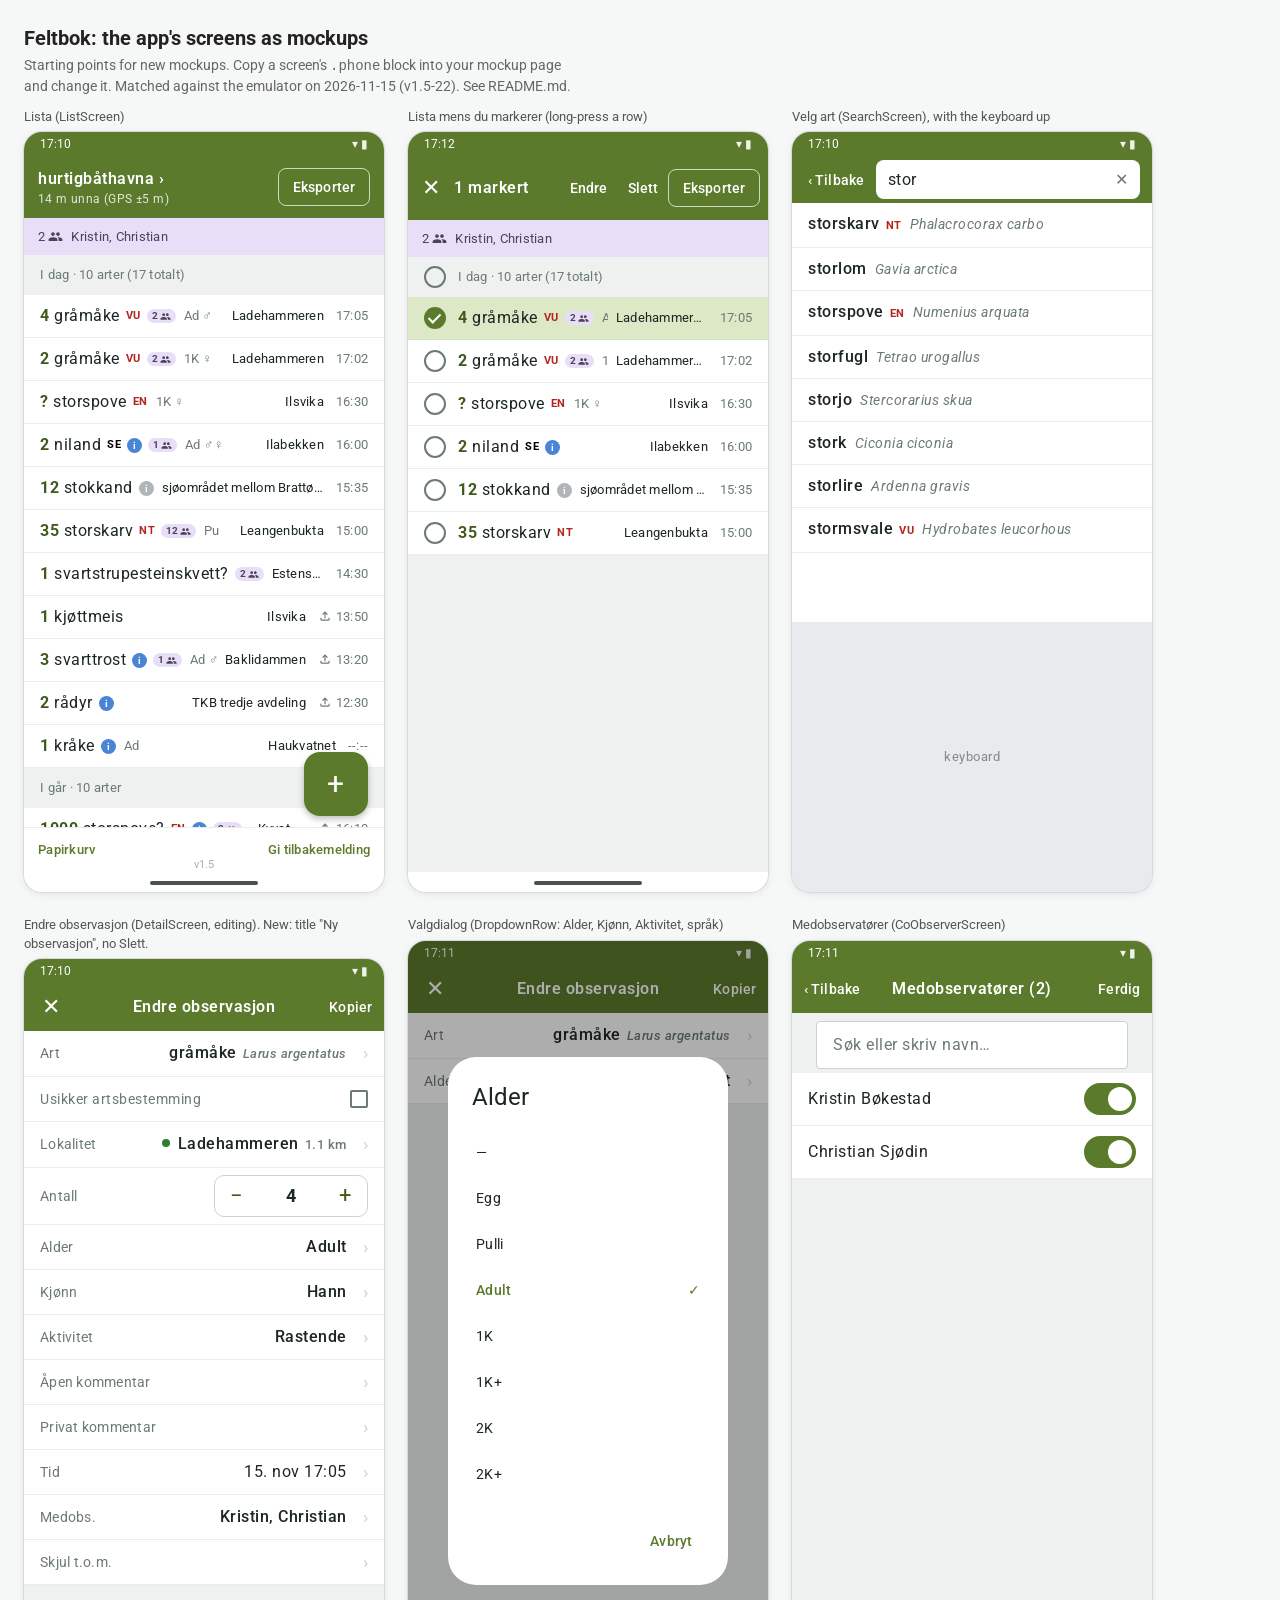
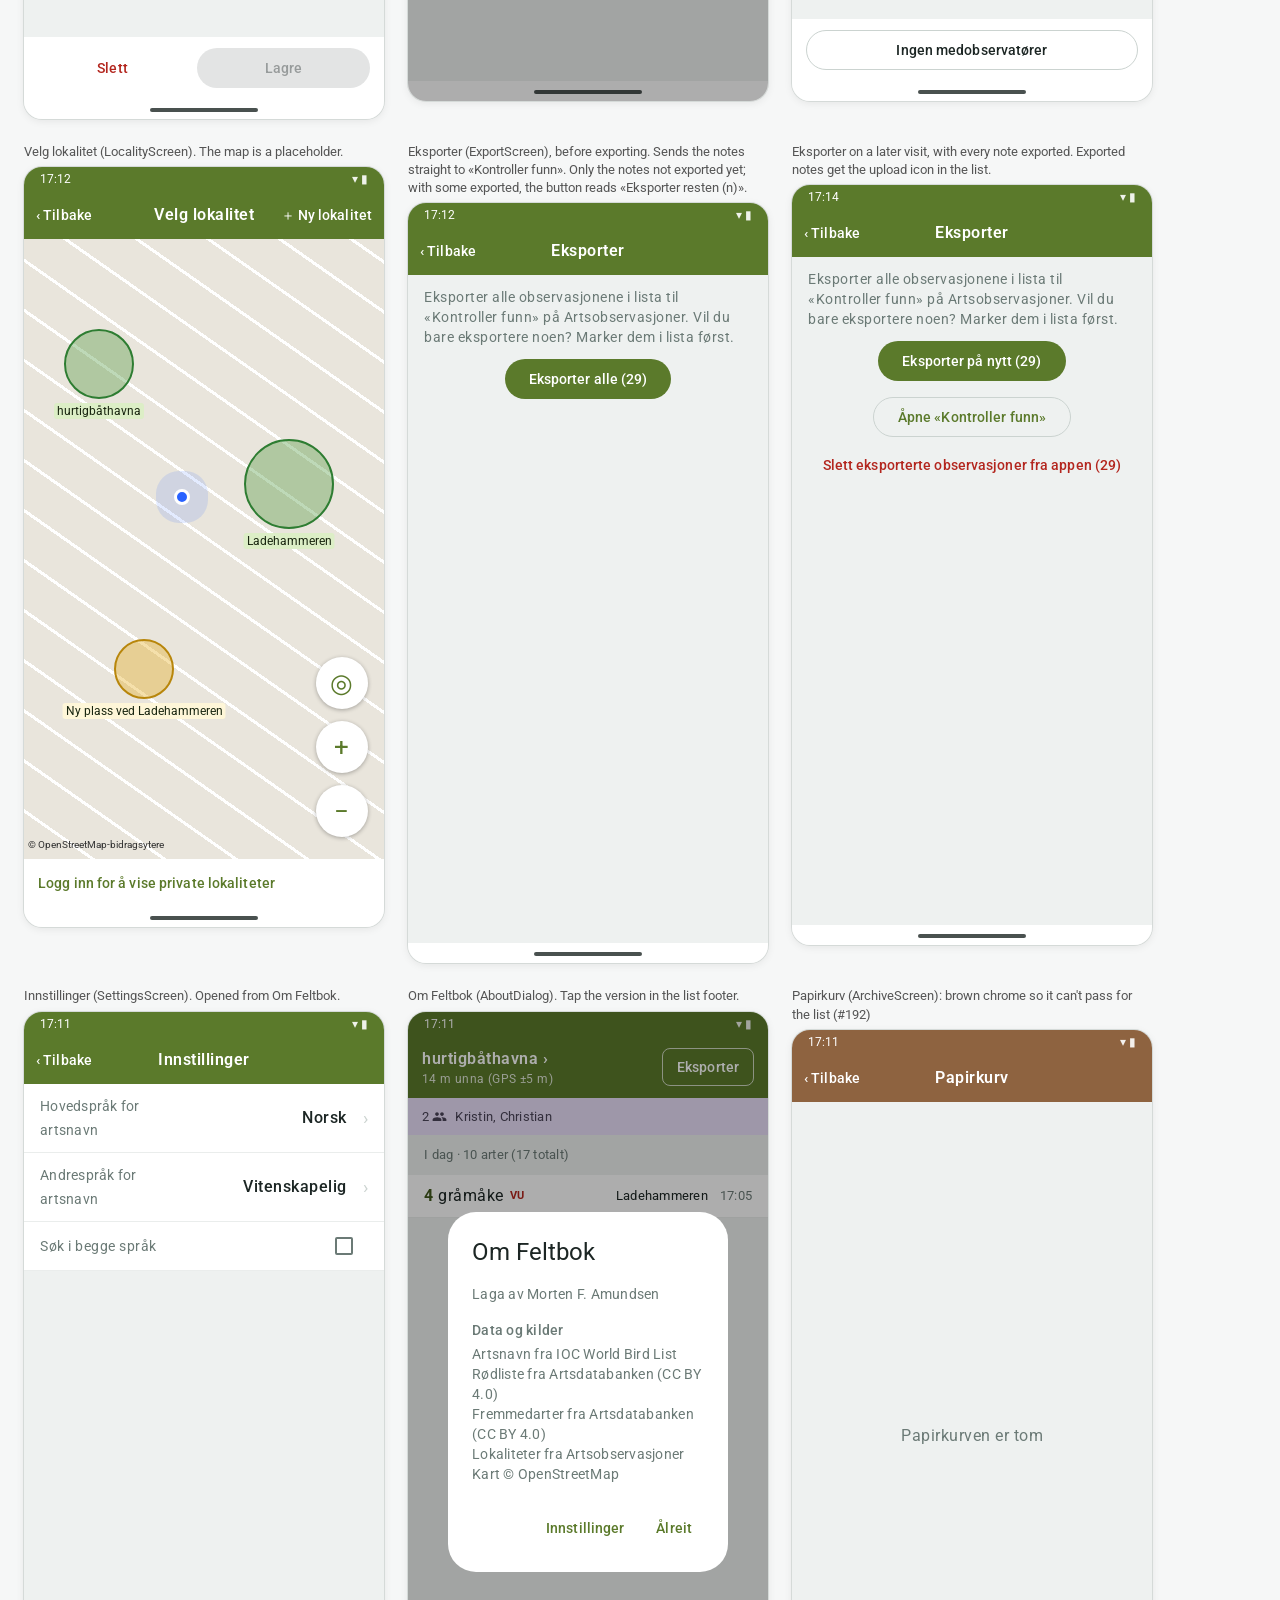
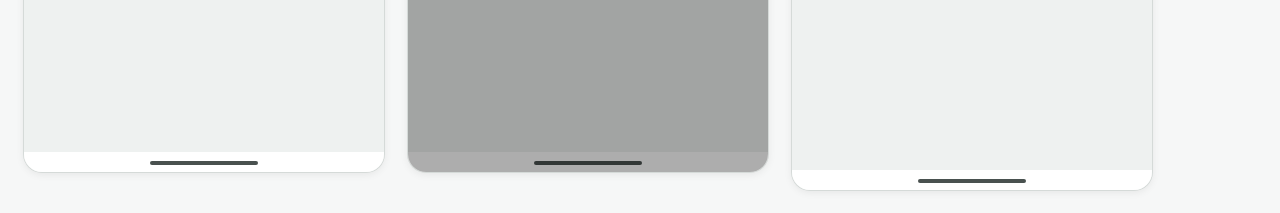
<file: docs/mockups/screens.html>
<!doctype html>
<html lang="nb">
<head>
<meta charset="utf-8">
<meta name="viewport" content="width=device-width, initial-scale=1">
<title>Feltbok screens</title>
<link rel="stylesheet" href="https://fonts.googleapis.com/css2?family=Roboto:ital,wght@0,400;0,500;0,600;0,700;1,400&display=swap">
<link rel="stylesheet" href="kit.css">
</head>
<body>
<h1>Feltbok: the app's screens as mockups</h1>
<p class="why">Starting points for new mockups. Copy a screen's <code>.phone</code> block into your mockup page
and change it. Matched against the emulator on 2026-11-15 (v1.5-22). See README.md.</p>

<div class="screens">

<!-- ===================== LIST (ListScreen) ===================== -->
<figure id="list">
<figcaption>Lista (ListScreen)</figcaption>
<div class="phone">
  <div class="statusbar">17:10</div>
  <div class="status-strip">
    <div class="loc"><div class="name">hurtigbåthavna ›</div><div class="sub">14 m unna (GPS ±5 m)</div></div>
    <div class="btn-outline-white">Eksporter</div>
  </div>
  <div class="content">
    <div class="scroll">
      <div class="party"><span class="n">2 <i class="group-icon"></i></span>Kristin, Christian</div>
      <div class="day">I dag · 10 arter (17 totalt)</div>
      <div class="note"><div class="main"><span class="sp"><span><span class="count">4</span> gråmåke</span><span class="rl">VU</span><span class="badge-co">2 <i class="group-icon"></i></span></span><span class="preview">Ad <b>♂</b></span><span class="loc">Ladehammeren</span></div><span class="time">17:05</span></div>
      <div class="note"><div class="main"><span class="sp"><span><span class="count">2</span> gråmåke</span><span class="rl">VU</span><span class="badge-co">2 <i class="group-icon"></i></span></span><span class="preview">1K <b>♀</b></span><span class="loc">Ladehammeren</span></div><span class="time">17:02</span></div>
      <div class="note"><div class="main"><span class="sp"><span><span class="count">?</span> storspove</span><span class="rl">EN</span></span><span class="preview">1K <b>♀</b></span><span class="loc">Ilsvika</span></div><span class="time">16:30</span></div>
      <div class="note"><div class="main"><span class="sp"><span><span class="count">2</span> niland</span><span class="rl alien">SE</span><span class="badge-i">i</span><span class="badge-co">1 <i class="group-icon"></i></span></span><span class="preview">Ad <b>♂♀</b></span><span class="loc">Ilabekken</span></div><span class="time">16:00</span></div>
      <div class="note"><div class="main"><span class="sp"><span><span class="count">12</span> stokkand</span><span class="badge-i private">i</span></span><span class="loc">sjøområdet mellom Brattøra og Munkholmen</span></div><span class="time">15:35</span></div>
      <div class="note"><div class="main"><span class="sp"><span><span class="count">35</span> storskarv</span><span class="rl">NT</span><span class="badge-co">12 <i class="group-icon"></i></span></span><span class="preview">Pu</span><span class="loc">Leangenbukta</span></div><span class="time">15:00</span></div>
      <div class="note"><div class="main"><span class="sp"><span><span class="count">1</span> svartstrupesteinskvett?</span><span class="badge-co">2 <i class="group-icon"></i></span></span><span class="loc">Estenstaddammen</span></div><span class="time">14:30</span></div>
      <div class="note"><div class="main"><span class="sp"><span><span class="count">1</span> kjøttmeis</span></span><span class="loc">Ilsvika</span></div><span class="time"><i class="upload-icon"></i>13:50</span></div>
      <div class="note"><div class="main"><span class="sp"><span><span class="count">3</span> svarttrost</span><span class="badge-i">i</span><span class="badge-co">1 <i class="group-icon"></i></span></span><span class="preview">Ad <b>♂</b></span><span class="loc">Baklidammen</span></div><span class="time"><i class="upload-icon"></i>13:20</span></div>
      <div class="note"><div class="main"><span class="sp"><span><span class="count">2</span> rådyr</span><span class="badge-i">i</span></span><span class="loc">TKB tredje avdeling</span></div><span class="time"><i class="upload-icon"></i>12:30</span></div>
      <div class="note"><div class="main"><span class="sp"><span><span class="count">1</span> kråke</span><span class="badge-i">i</span></span><span class="preview">Ad</span><span class="loc">Haukvatnet</span></div><span class="time">--:--</span></div>
      <div class="day">I går · 10 arter</div>
      <div class="note"><div class="main"><span class="sp"><span><span class="count">1000</span> storspove?</span><span class="rl">EN</span><span class="badge-i">i</span><span class="badge-co">2 <i class="group-icon"></i></span></span><span class="preview">Ad <b>♂</b></span><span class="loc">Kyvatnet</span></div><span class="time"><i class="upload-icon"></i>16:10</span></div>
    </div>
    <div class="list-footer"><span>Papirkurv</span><span>Gi tilbakemelding</span><span class="ver">v1.5</span></div>
  </div>
  <div class="fab">+</div>
  <div class="gesturebar"></div>
</div>
</figure>

<!-- ===================== LIST, MARKING (SelectionBar) ===================== -->
<figure id="list-selecting">
<figcaption>Lista mens du markerer (long-press a row)</figcaption>
<div class="phone">
  <div class="statusbar">17:12</div>
  <div class="selection-bar"><span class="x">✕</span><span class="count">1 markert</span><span class="act">Endre</span><span class="act">Slett</span><span class="btn-outline-white">Eksporter</span></div>
  <div class="content">
    <div class="scroll">
      <div class="party"><span class="n">2 <i class="group-icon"></i></span>Kristin, Christian</div>
      <div class="day"><span class="sel"></span>I dag · 10 arter (17 totalt)</div>
      <div class="note selected"><span class="sel on"></span><div class="main"><span class="sp"><span><span class="count">4</span> gråmåke</span><span class="rl">VU</span><span class="badge-co">2 <i class="group-icon"></i></span></span><span class="preview">Ad <b>♂</b></span><span class="loc">Ladehammeren</span></div><span class="time">17:05</span></div>
      <div class="note"><span class="sel"></span><div class="main"><span class="sp"><span><span class="count">2</span> gråmåke</span><span class="rl">VU</span><span class="badge-co">2 <i class="group-icon"></i></span></span><span class="preview">1K <b>♀</b></span><span class="loc">Ladehammeren</span></div><span class="time">17:02</span></div>
      <div class="note"><span class="sel"></span><div class="main"><span class="sp"><span><span class="count">?</span> storspove</span><span class="rl">EN</span></span><span class="preview">1K <b>♀</b></span><span class="loc">Ilsvika</span></div><span class="time">16:30</span></div>
      <div class="note"><span class="sel"></span><div class="main"><span class="sp"><span><span class="count">2</span> niland</span><span class="rl alien">SE</span><span class="badge-i">i</span></span><span class="loc">Ilabekken</span></div><span class="time">16:00</span></div>
      <div class="note"><span class="sel"></span><div class="main"><span class="sp"><span><span class="count">12</span> stokkand</span><span class="badge-i private">i</span></span><span class="loc">sjøområdet mellom Brattøra og Munkholmen</span></div><span class="time">15:35</span></div>
      <div class="note"><span class="sel"></span><div class="main"><span class="sp"><span><span class="count">35</span> storskarv</span><span class="rl">NT</span></span><span class="loc">Leangenbukta</span></div><span class="time">15:00</span></div>
    </div>
  </div>
  <div class="gesturebar"></div>
</div>
</figure>

<!-- ===================== SEARCH (SearchScreen) ===================== -->
<figure id="search">
<figcaption>Velg art (SearchScreen), with the keyboard up</figcaption>
<div class="phone">
  <div class="statusbar">17:10</div>
  <div class="search-bar"><span class="lead">‹ Tilbake</span><div class="input">stor<span class="clear">✕</span></div></div>
  <div class="content">
    <div class="scroll" style="background:var(--surface)">
      <div class="species-row"><b style="font-weight:500">storskarv</b><span class="rl">NT</span><span class="sci">Phalacrocorax carbo</span></div>
      <div class="species-row"><b style="font-weight:500">storlom</b><span class="sci">Gavia arctica</span></div>
      <div class="species-row"><b style="font-weight:500">storspove</b><span class="rl">EN</span><span class="sci">Numenius arquata</span></div>
      <div class="species-row"><b style="font-weight:500">storfugl</b><span class="sci">Tetrao urogallus</span></div>
      <div class="species-row"><b style="font-weight:500">storjo</b><span class="sci">Stercorarius skua</span></div>
      <div class="species-row"><b style="font-weight:500">stork</b><span class="sci">Ciconia ciconia</span></div>
      <div class="species-row"><b style="font-weight:500">storlire</b><span class="sci">Ardenna gravis</span></div>
      <div class="species-row"><b style="font-weight:500">stormsvale</b><span class="rl">VU</span><span class="sci">Hydrobates leucorhous</span></div>
    </div>
    <div class="keyboard">keyboard</div>
  </div>
</div>
</figure>

<!-- ===================== DETAIL, EDIT (DetailScreen) ===================== -->
<figure id="detail-edit">
<figcaption>Endre observasjon (DetailScreen, editing). New: title "Ny observasjon", no Slett.</figcaption>
<div class="phone">
  <div class="statusbar">17:10</div>
  <div class="header"><span class="lead x">✕</span><span class="title">Endre observasjon</span><span class="trail">Kopier</span></div>
  <div class="content">
    <div class="scroll">
      <div class="field nav"><span class="label">Art</span><span class="value medium">gråmåke<span class="sci">Larus argentatus</span></span></div>
      <div class="field"><span class="value left" style="color:var(--muted);font-size:14px">Usikker artsbestemming</span><span class="checkbox" style="margin:-4px 0"></span></div>
      <div class="field nav"><span class="label">Lokalitet</span><span class="value medium"><span class="kind-dot"></span>Ladehammeren<span class="dist">1.1 km</span></span></div>
      <div class="field" style="padding-top:7px;padding-bottom:7px"><span class="label">Antall</span><span class="value"></span><div class="stepper"><span>−</span><b>4</b><span>+</span></div></div>
      <div class="field nav"><span class="label">Alder</span><span class="value medium">Adult</span></div>
      <div class="field nav"><span class="label">Kjønn</span><span class="value medium">Hann</span></div>
      <div class="field nav"><span class="label">Aktivitet</span><span class="value medium">Rastende</span></div>
      <div class="field nav"><span class="label">Åpen kommentar</span><span class="value"></span></div>
      <div class="field nav"><span class="label">Privat kommentar</span><span class="value"></span></div>
      <div class="field nav"><span class="label">Tid</span><span class="value">15. nov 17:05</span></div>
      <div class="field nav"><span class="label">Medobs.</span><span class="value medium">Kristin, Christian</span></div>
      <div class="field nav"><span class="label">Skjul t.o.m.</span><span class="value"></span></div>
    </div>
    <div class="bottom-bar"><span class="btn-text danger">Slett</span><span class="btn off">Lagre</span></div>
  </div>
  <div class="gesturebar"></div>
</div>
</figure>

<!-- ===================== OPTION DIALOG (DropdownRow) ===================== -->
<figure id="option-dialog">
<figcaption>Valgdialog (DropdownRow: Alder, Kjønn, Aktivitet, språk)</figcaption>
<div class="phone">
  <div class="statusbar">17:11</div>
  <div class="header"><span class="lead x">✕</span><span class="title">Endre observasjon</span><span class="trail">Kopier</span></div>
  <div class="content">
    <div class="scroll">
      <div class="field nav"><span class="label">Art</span><span class="value medium">gråmåke<span class="sci">Larus argentatus</span></span></div>
      <div class="field nav"><span class="label">Alder</span><span class="value medium">Adult</span></div>
    </div>
  </div>
  <div class="gesturebar"></div>
  <div class="scrim"><div class="dialog">
    <h3>Alder</h3>
    <div class="option">—</div><div class="option">Egg</div><div class="option">Pulli</div><div class="option on">Adult</div>
    <div class="option">1K</div><div class="option">1K+</div><div class="option">2K</div><div class="option">2K+</div>
    <div class="actions"><span class="btn-text">Avbryt</span></div>
  </div></div>
</div>
</figure>

<!-- ===================== CO-OBSERVERS (CoObserverScreen) ===================== -->
<figure id="coobs">
<figcaption>Medobservatører (CoObserverScreen)</figcaption>
<div class="phone">
  <div class="statusbar">17:11</div>
  <div class="header"><span class="lead">‹ Tilbake</span><span class="title">Medobservatører (2)</span><span class="trail">Ferdig</span></div>
  <div class="content">
    <div class="scroll">
      <div style="padding:4px 0 0"><div class="textfield placeholder">Søk eller skriv navn…</div></div>
      <div class="field" style="margin-top:4px"><span class="value left">Kristin Bøkestad</span><span class="switch on"></span></div>
      <div class="field"><span class="value left">Christian Sjødin</span><span class="switch on"></span></div>
    </div>
    <div class="bottom-bar"><span class="btn-outline" style="color:var(--on-bg)">Ingen medobservatører</span></div>
  </div>
  <div class="gesturebar"></div>
</div>
</figure>

<!-- ===================== LOCALITY PICKER (LocalityScreen, MapPicker.kt) ===================== -->
<figure id="locality">
<figcaption>Velg lokalitet (LocalityScreen). The map is a placeholder.</figcaption>
<div class="phone">
  <div class="statusbar">17:12</div>
  <div class="header"><span class="lead">‹ Tilbake</span><span class="title">Velg lokalitet</span><span class="trail">＋ Ny lokalitet</span></div>
  <div class="content">
    <div class="map">
      <div class="poly" style="left:40px;top:90px;width:70px;height:70px"></div><span class="label" style="left:75px;top:160px">hurtigbåthavna</span>
      <div class="poly" style="left:220px;top:200px;width:90px;height:90px"></div><span class="label" style="left:265px;top:290px">Ladehammeren</span>
      <div class="poly own" style="left:90px;top:400px;width:60px;height:60px"></div><span class="label" style="left:120px;top:460px;background:rgba(255,247,216,.95)">Ny plass ved Ladehammeren</span>
      <div class="gps" style="left:150px;top:250px"></div>
      <div class="ctrl" style="bottom:150px">◎</div><div class="ctrl" style="bottom:86px">+</div><div class="ctrl" style="bottom:22px">−</div>
      <span class="attribution">© OpenStreetMap-bidragsytere</span>
    </div>
    <div class="link-bar">Logg inn for å vise private lokaliteter</div>
  </div>
  <div class="gesturebar"></div>
</div>
</figure>

<!-- ===================== EXPORT (ExportScreen) ===================== -->
<figure id="export">
<figcaption>Eksporter (ExportScreen), before exporting. Sends the notes straight to «Kontroller funn». Only the notes not exported yet; with some exported, the button reads «Eksporter resten (n)».</figcaption>
<div class="phone">
  <div class="statusbar">17:12</div>
  <div class="header"><span class="lead">‹ Tilbake</span><span class="title">Eksporter</span><span></span></div>
  <div class="content">
    <div class="scroll" style="padding:12px 16px">
      <div style="font-size:14px;line-height:20px;color:var(--muted)">Eksporter alle observasjonene i lista til «Kontroller funn» på Artsobservasjoner. Vil du bare eksportere noen? Marker dem i lista først.</div>
      <div style="margin-top:12px;text-align:center"><span class="btn">Eksporter alle (29)</span></div>
    </div>
  </div>
  <div class="gesturebar"></div>
</div>
</figure>

<!-- ===================== EXPORT, DONE ===================== -->
<figure id="export-done">
<figcaption>Eksporter on a later visit, with every note exported. Exported notes get the upload icon in the list.</figcaption>
<div class="phone">
  <div class="statusbar">17:14</div>
  <div class="header"><span class="lead">‹ Tilbake</span><span class="title">Eksporter</span><span></span></div>
  <div class="content">
    <div class="scroll" style="padding:12px 16px">
      <div style="font-size:14px;line-height:20px;color:var(--muted)">Eksporter alle observasjonene i lista til «Kontroller funn» på Artsobservasjoner. Vil du bare eksportere noen? Marker dem i lista først.</div>
      <div style="margin-top:12px;text-align:center"><span class="btn">Eksporter på nytt (29)</span></div>
      <div style="margin-top:16px;text-align:center"><span class="btn-outline">Åpne «Kontroller funn»</span></div>
      <div style="margin-top:8px;text-align:center"><span class="btn-text danger">Slett eksporterte observasjoner fra appen (29)</span></div>
    </div>
  </div>
  <div class="gesturebar"></div>
</div>
</figure>

<!-- ===================== SETTINGS (SettingsScreen) ===================== -->
<figure id="settings">
<figcaption>Innstillinger (SettingsScreen). Opened from Om Feltbok.</figcaption>
<div class="phone">
  <div class="statusbar">17:11</div>
  <div class="header"><span class="lead">‹ Tilbake</span><span class="title">Innstillinger</span><span></span></div>
  <div class="content">
    <div class="scroll">
      <div class="field nav"><span class="label" style="max-width:152px">Hovedspråk for artsnavn</span><span class="value medium">Norsk</span></div>
      <div class="field nav"><span class="label" style="max-width:152px">Andrespråk for artsnavn</span><span class="value medium">Vitenskapelig</span></div>
      <div class="field" style="padding-top:0;padding-bottom:0"><span class="value left" style="color:var(--muted);font-size:14px">Søk i begge språk</span><span class="checkbox"></span></div>
    </div>
  </div>
  <div class="gesturebar"></div>
</div>
</figure>

<!-- ===================== ABOUT (AboutDialog) ===================== -->
<figure id="about">
<figcaption>Om Feltbok (AboutDialog). Tap the version in the list footer.</figcaption>
<div class="phone">
  <div class="statusbar">17:11</div>
  <div class="status-strip"><div class="loc"><div class="name">hurtigbåthavna ›</div><div class="sub">14 m unna (GPS ±5 m)</div></div><div class="btn-outline-white">Eksporter</div></div>
  <div class="content"><div class="scroll">
    <div class="party"><span class="n">2 <i class="group-icon"></i></span>Kristin, Christian</div>
    <div class="day">I dag · 10 arter (17 totalt)</div>
    <div class="note"><div class="main"><span class="sp"><span><span class="count">4</span> gråmåke</span><span class="rl">VU</span></span><span class="loc">Ladehammeren</span></div><span class="time">17:05</span></div>
  </div></div>
  <div class="gesturebar"></div>
  <div class="scrim"><div class="dialog">
    <h3>Om Feltbok</h3>
    <p style="margin:0 0 16px">Laga av Morten F. Amundsen</p>
    <p style="margin:0 0 4px;font-weight:500">Data og kilder</p>
    <p style="margin:0">Artsnavn fra IOC World Bird List<br>Rødliste fra Artsdatabanken (CC BY 4.0)<br>Fremmedarter fra Artsdatabanken (CC BY 4.0)<br>Lokaliteter fra Artsobservasjoner<br>Kart © OpenStreetMap</p>
    <div class="actions"><span class="btn-text">Innstillinger</span><span class="btn-text">Ålreit</span></div>
  </div></div>
</div>
</figure>

<!-- ===================== ARCHIVE (ArchiveScreen, TrashTheme) ===================== -->
<figure id="archive">
<figcaption>Papirkurv (ArchiveScreen): brown chrome so it can't pass for the list (#192)</figcaption>
<div class="phone trash-theme">
  <div class="statusbar">17:11</div>
  <div class="header"><span class="lead">‹ Tilbake</span><span class="title">Papirkurv</span><span></span></div>
  <div class="content"><div class="empty">Papirkurven er tom</div></div>
  <div class="gesturebar"></div>
</div>
</figure>

</div>
</body>
</html>
</file>
<file: docs/mockups/kit.css>
/* Feltbok mockup kit. 1 CSS px = 1 dp/sp, so sizes copy straight from the Compose code.
   Colours mirror ui/.../Theme.kt and Brand.kt; component notes name the composable they copy. */

:root {
  --primary: #5B7A2B;          /* Brand.primary */
  --primary-dark: #41591D;     /* Brand.dark = onPrimaryContainer, the count in list rows */
  --primary-container: #DCE8C6;
  --secondary-container: #E8DEF8; /* Material baseline lavender: party strip, co-observer pill */
  --on-secondary-container: #4A4458;
  --bg: #EEF1F0;
  --on-bg: #1C2624;
  --surface: #FFFFFF;
  --muted: #6B7A76;            /* onSurfaceVariant */
  --outline: #CBD3D0;
  --divider: rgba(203, 211, 208, .4); /* outline at 40 %, HorizontalDivider */
  --error: #B3261E;
  --surface-high: #ECEFEE;
  --surface-highest: #E3E8E6;
  --badge-blue: #4985D4;
  --badge-grey: #B0B5B8;
  --trash: #8E6340;            /* TrashTheme primary (papirkurv) */
  --trash-container: #F2DECF;
  --tap: #E08A00;              /* mockup-only: marks what the user taps in a flow */
}

/* ---------- Page and flow layout (mockup chrome, not app UI) ---------- */
body { margin: 0; padding: 24px; background: #F6F7F7; color: #222; font: 14px/1.4 Roboto, system-ui, sans-serif; }
h1 { font-size: 20px; margin: 0 0 4px; }
h2 { font-size: 16px; margin: 32px 0 4px; }
.why { color: #666; margin: 0 0 12px; max-width: 70ch; }
.screens { display: flex; flex-wrap: wrap; gap: 24px; align-items: flex-start; }
.screens figure { margin: 0; }
.screens figcaption, .step-cap { font-size: 13px; color: #555; margin-bottom: 6px; max-width: 360px; }
.flow { display: flex; gap: 8px; align-items: flex-start; overflow-x: auto; }
.flow .arrow { align-self: center; color: #888; font-size: 20px; }
.tap { outline: 2px dashed var(--tap); outline-offset: -2px; }

/* ---------- Phone frame ---------- */
/* 360 x 760 dp: a small phone, the same size as the emulator (just emu), so mockups compare 1:1
   with its screenshots. Override width/height inline to show a longer screen. */
.phone {
  position: relative; width: 360px; height: 760px; overflow: hidden; display: flex; flex-direction: column;
  background: var(--bg); color: var(--on-bg); border-radius: 18px; box-shadow: 0 0 0 1px #D5DAD8, 0 2px 8px rgba(0,0,0,.08);
  font: 16px/24px Roboto, sans-serif; letter-spacing: .5px; /* bodyLarge: Text's default style */
}
.phone * { box-sizing: border-box; }
.statusbar { height: 24px; flex: none; background: var(--primary); color: #fff; font-size: 12px; line-height: 24px; padding: 0 16px; letter-spacing: 0; }
.statusbar::after { content: "▾ ▮"; float: right; opacity: .9; }
.gesturebar { height: 20px; flex: none; background: var(--surface); position: relative; }
.gesturebar::after { content: ""; position: absolute; left: 50%; top: 9px; width: 108px; height: 4px; margin-left: -54px; border-radius: 2px; background: #1C2624; opacity: .8; }
.content { flex: 1; overflow: hidden; display: flex; flex-direction: column; }
.scroll { flex: 1; overflow: hidden; }
.trash-theme { --primary: var(--trash); --primary-container: var(--trash-container); --primary-dark: #68482D; }

/* ---------- Top bars ---------- */
/* ScreenHeader: 48 dp, back/dismiss LEFT (#59), centred 16 sp semibold title, optional trailing action. */
.header { height: 48px; flex: none; background: var(--primary); color: #fff; display: grid; grid-template-columns: 1fr auto 1fr; align-items: center; }
.header .title { font-weight: 600; font-size: 16px; white-space: nowrap; overflow: hidden; text-overflow: ellipsis; }
.header .lead, .header .trail { font-size: 14px; font-weight: 500; letter-spacing: .1px; padding: 0 12px; white-space: nowrap; }
.header .trail { justify-self: end; }
.header .x { font-size: 22px; font-weight: 300; padding: 0 18px; }

/* StatusStrip: the list's top bar. Current locality + GPS line, outlined Eksporter (#62, #140). */
.status-strip { flex: none; background: var(--primary); color: #fff; display: flex; align-items: center; padding: 11px 14px; gap: 10px; }
.status-strip .loc { flex: 1; min-width: 0; }
.status-strip .name { font-weight: 600; white-space: nowrap; overflow: hidden; text-overflow: ellipsis; }
.status-strip .sub { font-size: 12px; line-height: 16px; opacity: .82; letter-spacing: .4px; }
.btn-outline-white { border: 1px solid rgba(255,255,255,.7); border-radius: 8px; padding: 8px 14px; font-size: 14px; line-height: 20px; font-weight: 500; letter-spacing: .1px; }

/* SelectionBar: replaces the status strip while marking rows. */
.selection-bar { flex: none; height: 64px; background: var(--primary); color: #fff; display: flex; align-items: center; padding: 0 8px 0 0; font-size: 14px; font-weight: 500; letter-spacing: .1px; }
.selection-bar .x { font-size: 22px; font-weight: 300; padding: 0 14px; }
.selection-bar .count { flex: 1; font-size: 16px; font-weight: 600; letter-spacing: .5px; }
.selection-bar .act { padding: 0 10px; }

/* ---------- List ---------- */
/* PartyStrip: who the next observation credits (#176). */
.party { background: var(--secondary-container); color: var(--on-secondary-container); font-size: 13px; line-height: 25px; padding: 6px 14px; display: flex; align-items: center; gap: 8px; letter-spacing: .25px; white-space: nowrap; overflow: hidden; }
.party .n { display: inline-flex; align-items: center; gap: 3px; }
.group-icon { display: inline-block; width: 15px; height: 15px; background: currentColor;
  -webkit-mask: url("data:image/svg+xml,%3Csvg xmlns='http://www.w3.org/2000/svg' viewBox='0 0 24 24'%3E%3Cpath d='M16 11c1.66 0 2.99-1.34 2.99-3S17.66 5 16 5c-1.66 0-3 1.34-3 3s1.34 3 3 3zm-8 0c1.66 0 2.99-1.34 2.99-3S9.66 5 8 5C6.34 5 5 6.34 5 8s1.34 3 3 3zm0 2c-2.33 0-7 1.17-7 3.5V19h14v-2.5c0-2.33-4.67-3.5-7-3.5zm8 0c-.29 0-.62.02-.97.05 1.16.84 1.97 1.97 1.97 3.45V19h6v-2.5c0-2.33-4.67-3.5-7-3.5z'/%3E%3C/svg%3E") center/contain no-repeat;
          mask: url("data:image/svg+xml,%3Csvg xmlns='http://www.w3.org/2000/svg' viewBox='0 0 24 24'%3E%3Cpath d='M16 11c1.66 0 2.99-1.34 2.99-3S17.66 5 16 5c-1.66 0-3 1.34-3 3s1.34 3 3 3zm-8 0c1.66 0 2.99-1.34 2.99-3S9.66 5 8 5C6.34 5 5 6.34 5 8s1.34 3 3 3zm0 2c-2.33 0-7 1.17-7 3.5V19h14v-2.5c0-2.33-4.67-3.5-7-3.5zm8 0c-.29 0-.62.02-.97.05 1.16.84 1.97 1.97 1.97 3.45V19h6v-2.5c0-2.33-4.67-3.5-7-3.5z'/%3E%3C/svg%3E") center/contain no-repeat; }

/* UploadIcon: an exported note (Material Symbols "upload") */
.upload-icon { display: inline-block; width: 14px; height: 14px; margin-right: 4px; vertical-align: -2px; background: currentColor;
  -webkit-mask: url("data:image/svg+xml,%3Csvg xmlns='http://www.w3.org/2000/svg' viewBox='0 -960 960 960'%3E%3Cpath d='M440-320v-326L336-542l-56-58 200-200 200 200-56 58-104-104v326h-80ZM240-160q-33 0-56.5-23.5T160-240v-120h80v120h480v-120h80v120q0 33-23.5 56.5T720-160H240Z'/%3E%3C/svg%3E") center/contain no-repeat;
          mask: url("data:image/svg+xml,%3Csvg xmlns='http://www.w3.org/2000/svg' viewBox='0 -960 960 960'%3E%3Cpath d='M440-320v-326L336-542l-56-58 200-200 200 200-56 58-104-104v326h-80ZM240-160q-33 0-56.5-23.5T160-240v-120h80v120h480v-120h80v120q0 33-23.5 56.5T720-160H240Z'/%3E%3C/svg%3E") center/contain no-repeat; }

/* DayHeader */
.day { display: flex; align-items: center; gap: 12px; padding: 7px 16px; font-size: 13px; line-height: 26px; color: var(--muted); letter-spacing: .25px; }

/* NoteRow: count + name + status + badges left, age/sex preview, locality and time right. */
.note { display: flex; align-items: center; gap: 12px; background: var(--surface); padding: 9px 16px; border-bottom: 1px solid var(--divider); white-space: nowrap; }
.note.selected { background: var(--primary-container); }
.note .main { flex: 1; min-width: 0; display: flex; align-items: center; gap: 8px; }
/* Space goes to the name first, then the locality; the age/sex preview gives way first. */
.note .sp { display: flex; align-items: center; min-width: 0; flex: 0 0 auto; max-width: 100%; }
.note .sp > span:first-child { overflow: hidden; text-overflow: ellipsis; }
.note .count { color: var(--primary-dark); font-weight: 700; }
.note .preview { font-size: 13px; color: var(--muted); letter-spacing: .25px; flex: 0 1000 auto; min-width: 0; overflow: hidden; }
.note .preview b { font-weight: 700; }
.note .loc { margin-left: auto; font-size: 13px; letter-spacing: .25px; overflow: hidden; text-overflow: ellipsis; min-width: 0; }
.note .time { font-size: 13px; color: var(--muted); letter-spacing: .25px; flex: none; }
.rl { color: var(--error); font-weight: 700; font-size: 11px; letter-spacing: .5px; margin-left: 6px; } /* red-list code: CR EN VU NT … */
.rl.alien { color: #000; }                                                                         /* SE HI PH */
.badge-i { flex: none; width: 15px; height: 15px; margin-left: 6px; border-radius: 50%; background: var(--badge-blue); color: #fff; font: 700 10px/15px Roboto, sans-serif; text-align: center; letter-spacing: 0; }
.badge-i.private { background: var(--badge-grey); }
.badge-co { flex: none; display: inline-flex; align-items: center; gap: 2px; margin-left: 6px; padding: 1px 5px; border-radius: 99px; background: var(--secondary-container); color: var(--on-secondary-container); font: 700 10px/12px Roboto, sans-serif; letter-spacing: 0; }
.badge-co .group-icon { width: 11px; height: 11px; }

/* SelectCircle */
.sel { flex: none; width: 22px; height: 22px; border-radius: 50%; border: 2px solid var(--muted); }
.sel.on { background: var(--primary); border-color: var(--primary); position: relative; }
.sel.on::after { content: ""; position: absolute; left: 5px; top: 2px; width: 5px; height: 10px; border: solid #fff; border-width: 0 2px 2px 0; transform: rotate(45deg); }

/* ExtendedFloatingActionButton, collapsed to the "+" (64 dp). */
.fab { position: absolute; right: 16px; bottom: 76px; width: 64px; height: 64px; border-radius: 16px; background: var(--primary); color: #fff; font-size: 30px; line-height: 64px; text-align: center; box-shadow: 0 3px 6px rgba(0,0,0,.25); }
.fab.extended { width: auto; padding: 0 20px 0 16px; font-size: 14px; font-weight: 500; display: flex; align-items: center; gap: 10px; }
.fab.extended::before { content: "+"; font-size: 30px; }

/* The list's footer: Papirkurv / version / Gi tilbakemelding */
.list-footer { flex: none; position: relative; display: flex; justify-content: space-between; background: var(--surface); border-top: 1px solid var(--divider); color: var(--primary); font-size: 13px; font-weight: 500; letter-spacing: .25px; }
.list-footer span { padding: 10px 14px; }
.list-footer .ver { position: absolute; left: 0; right: 0; bottom: -5px; text-align: center; color: rgba(107,122,118,.6); font-size: 11px; font-weight: 400; padding: 0; }

/* ---------- Form rows (DetailScreen, SettingsScreen) ---------- */
/* FieldRow: 14 sp muted label (min 84 dp), right-aligned value, "›" when tappable. */
.field { display: flex; align-items: center; gap: 12px; background: var(--surface); padding: 10px 16px; border-bottom: 1px solid var(--divider); min-height: 45px; }
.field .label { flex: none; min-width: 84px; max-width: 40%; color: var(--muted); font-size: 14px; line-height: 24px; letter-spacing: .25px; }
.field .value { flex: 1; min-width: 0; text-align: right; white-space: nowrap; overflow: hidden; text-overflow: ellipsis; }
.field .value.left { text-align: left; }
.field .value.medium { font-weight: 500; }
.field .sci { color: var(--muted); font-style: italic; font-size: 13px; margin-left: 6px; }
.field .dist { color: var(--muted); font-size: 13px; margin-left: 6px; }
.field.nav::after { content: "›"; color: var(--outline); font-size: 18px; margin-left: 4px; }
.kind-dot { display: inline-block; width: 8px; height: 8px; border-radius: 50%; background: #2E7D32; margin-right: 8px; vertical-align: 2px; } /* LocalityKindDot: green public, yellow own */
.kind-dot.own { background: #B8860B; }
.hint { color: var(--muted); font-style: italic; } /* BatchHint */

/* AntallRow: − [count] + stepper */
.stepper { display: flex; align-items: center; border: 1px solid var(--outline); border-radius: 10px; }
.stepper span { width: 44px; height: 40px; line-height: 40px; text-align: center; font-size: 22px; color: var(--primary-dark); }
.stepper b { width: 64px; text-align: center; font-size: 18px; }

/* Material checkbox (18 dp box) and switch (52 x 32) */
.checkbox { flex: none; width: 18px; height: 18px; margin: 15px; border: 2px solid var(--muted); border-radius: 2px; }
.checkbox.on { background: var(--primary); border-color: var(--primary); position: relative; }
.checkbox.on::after { content: ""; position: absolute; left: 4px; top: 0; width: 5px; height: 10px; border: solid #fff; border-width: 0 2px 2px 0; transform: rotate(45deg); }
.switch { flex: none; width: 52px; height: 32px; border-radius: 16px; background: var(--surface-highest); border: 2px solid var(--muted); position: relative; }
.switch::after { content: ""; position: absolute; left: 6px; top: 6px; width: 16px; height: 16px; border-radius: 50%; background: var(--muted); }
.switch.on { background: var(--primary); border-color: var(--primary); }
.switch.on::after { left: 22px; top: 2px; width: 24px; height: 24px; background: #fff; }

/* Bottom bar under a form: red TextButton left, filled Button right (#96). */
.bottom-bar { flex: none; display: flex; gap: 10px; padding: 11px 14px; background: var(--surface); }
.bottom-bar > * { flex: 1; }

/* ---------- Buttons (Material 3) ---------- */
.btn, .btn-outline, .btn-text { display: inline-block; height: 40px; line-height: 40px; padding: 0 24px; border-radius: 20px; text-align: center; font-size: 14px; font-weight: 500; letter-spacing: .1px; white-space: nowrap; }
.btn { background: var(--primary); color: #fff; }
.btn.off { background: rgba(28,38,36,.12); color: rgba(28,38,36,.38); }
.btn-outline { border: 1px solid var(--outline); color: var(--primary); line-height: 38px; }
.btn-text { color: var(--primary); padding: 0 12px; }
.btn-text.danger, .danger { color: var(--error); }

/* ---------- Search / text fields ---------- */
.search-bar { flex: none; height: 47px; background: var(--primary); display: flex; align-items: center; color: #fff; font-size: 14px; font-weight: 500; letter-spacing: .1px; }
.search-bar .lead { padding: 0 12px 0 16px; white-space: nowrap; }
.search-bar .input { flex: 1; height: 39px; margin-right: 12px; background: var(--surface); color: var(--on-bg); border-radius: 8px; display: flex; align-items: center; padding: 0 12px; font-size: 16px; font-weight: 400; letter-spacing: .5px; }
.search-bar .input .clear { margin-left: auto; color: var(--muted); }
.textfield { background: var(--surface); border: 1px solid var(--outline); border-radius: 4px; height: 48px; display: flex; align-items: center; padding: 0 16px; margin: 4px 24px; }
.textfield.placeholder { color: var(--muted); }
.species-row { background: var(--surface); padding: 9px 16px; border-bottom: 1px solid var(--divider); white-space: nowrap; overflow: hidden; }
.species-row .sci { color: var(--muted); font-style: italic; font-size: 14px; margin-left: 8px; }
.keyboard { flex: none; height: 270px; background: #E8EAED; display: flex; align-items: center; justify-content: center; color: #888; font-size: 13px; }

/* ---------- Dialogs ---------- */
.scrim { position: absolute; inset: 0; background: rgba(0,0,0,.32); display: flex; align-items: center; justify-content: center; }
.dialog { width: 280px; background: var(--surface); border-radius: 28px; padding: 24px; font-size: 14px; line-height: 20px; letter-spacing: .25px; color: var(--muted); }
.dialog h3 { margin: 0 0 16px; font-size: 24px; line-height: 32px; font-weight: 400; color: var(--on-bg); letter-spacing: 0; }
.dialog .actions { display: flex; justify-content: flex-end; gap: 8px; margin-top: 24px; }
.dialog .option { color: var(--on-bg); padding: 13px 4px; display: flex; justify-content: space-between; }
.dialog .option.on { color: var(--primary); font-weight: 500; }
.dialog .option.on::after { content: "✓"; }

/* ---------- Export steps ---------- */
.steps { padding: 6px 16px; }
.step { display: flex; gap: 12px; padding: 10px 0; }
.step .num { flex: none; width: 26px; height: 26px; border-radius: 50%; background: var(--primary); color: #fff; font: 700 14px/26px Roboto, sans-serif; text-align: center; }
.step .title { font-weight: 600; font-size: 15px; }
.step .body { color: var(--muted); font-size: 14px; letter-spacing: .25px; }
.step .btn { margin-top: 8px; }
.tsv { margin-top: 6px; height: 120px; overflow: hidden; background: var(--surface); border: 1px solid var(--outline); border-radius: 4px; padding: 4px 8px; font: 11px/15px monospace; letter-spacing: 0; white-space: pre; color: var(--on-bg); }

/* ---------- Map (placeholder for the osmdroid/MapLibre picker) ---------- */
.map { flex: 1; position: relative; background: #E9E5DC repeating-linear-gradient(35deg, transparent 0 38px, #fff 38px 41px); }
.map .poly { position: absolute; border-radius: 50%; background: rgba(60,140,40,.33); border: 2px solid #2E7D32; }
.map .poly.own { background: rgba(224,161,0,.33); border-color: #B8860B; }
.map .label { position: absolute; transform: translate(-50%, 4px); font-size: 12px; line-height: 16px; padding: 0 3px; border-radius: 3px; background: rgba(220,239,198,.95); color: #18250F; letter-spacing: 0; white-space: nowrap; }
.map .gps { position: absolute; width: 16px; height: 16px; border-radius: 50%; background: #2962FF; border: 3px solid #fff; box-shadow: 0 0 0 18px rgba(41,98,255,.13); }
.map .ctrl { position: absolute; right: 16px; width: 52px; height: 52px; border-radius: 50%; background: #fff; box-shadow: 0 1px 4px rgba(0,0,0,.3); text-align: center; line-height: 52px; font-size: 26px; color: var(--primary); }
.map .attribution { position: absolute; left: 4px; bottom: 2px; font-size: 10px; color: #333; letter-spacing: 0; }
.link-bar { flex: none; background: var(--surface); padding: 12px 14px; color: var(--primary); font-size: 14px; font-weight: 500; letter-spacing: .1px; }

.empty { flex: 1; display: flex; align-items: center; justify-content: center; color: var(--muted); }
</file>
